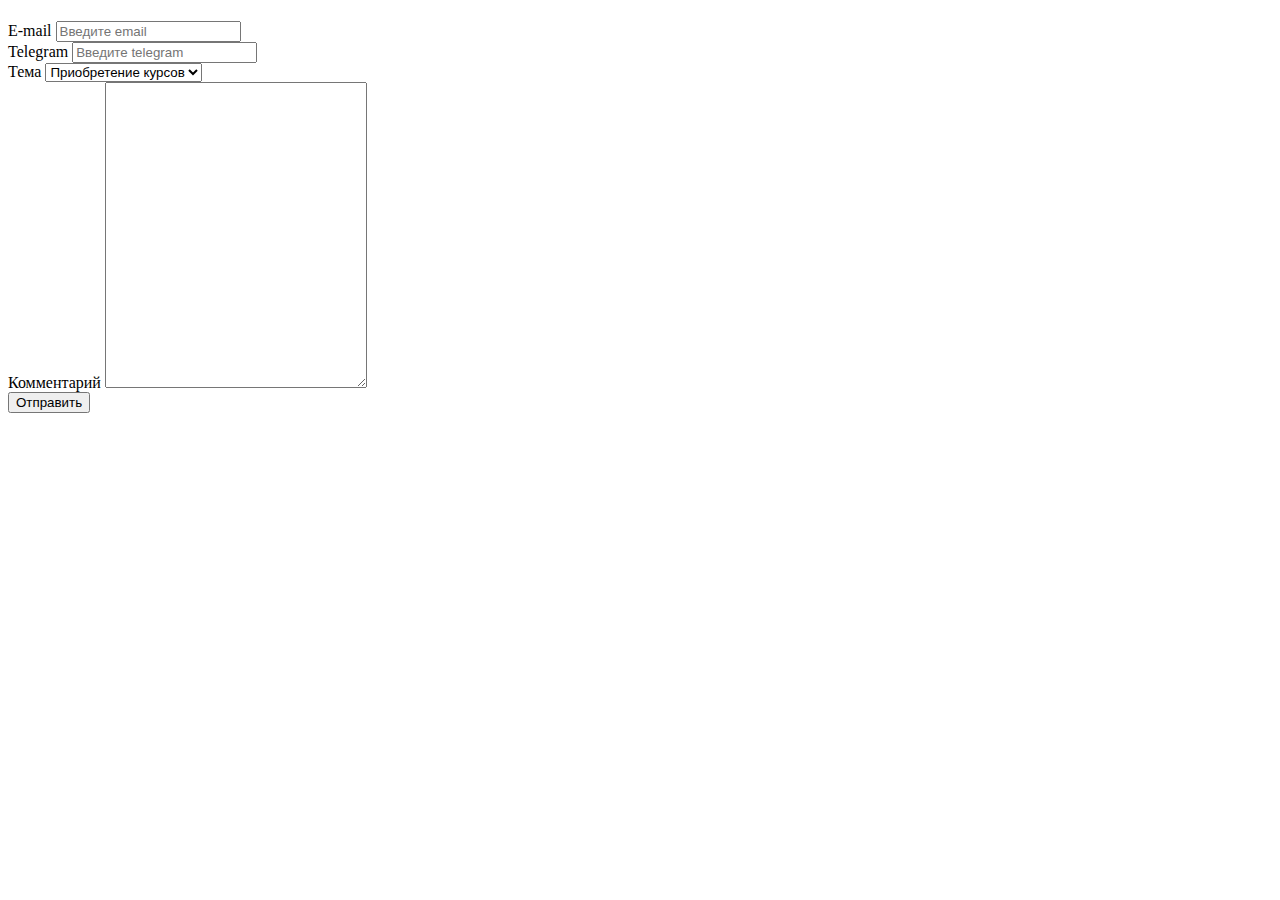
<file: 001-work-with-form/index.html>
<!DOCTYPE html>
<html lang="ru">
<head>
  <meta charset="UTF-8">
  <meta name="viewport" content="width=device-width, initial-scale=1.0">
  <title>Form</title>
</head>
<body>
  <main>
    <h1>

    </h1>

    <form action="#">
      <div>
        <label for="email">E-mail</label>
        <input 
          type="email"
          id="email"
          placeholder="Введите email"
          name="email"
          required
        />
      </div>

      <div>
        <label for="telegram">Telegram</label>
        <input 
          type="text"
          id="telegram"
          placeholder="Введите telegram"
          name="telegram"
        />
      </div>

      <div>
        <label for="topic">Тема</label>
        <select name="topic" id="topic" required>
          <option value="buy">Приобретение курсов</option>
          <option value="payments">Вопрос по оплате</option>
          <option value="training">Заказ тренинга</option>
        </select>
      </div>

      <div>
        <label for="comment">Комментарий</label>
        <textarea name="comment" id="comment" cols="30" rows="20"></textarea>
      </div>

      <button>Отправить</button>
    </form>
  </main>
  
</body>
</html>
</file>
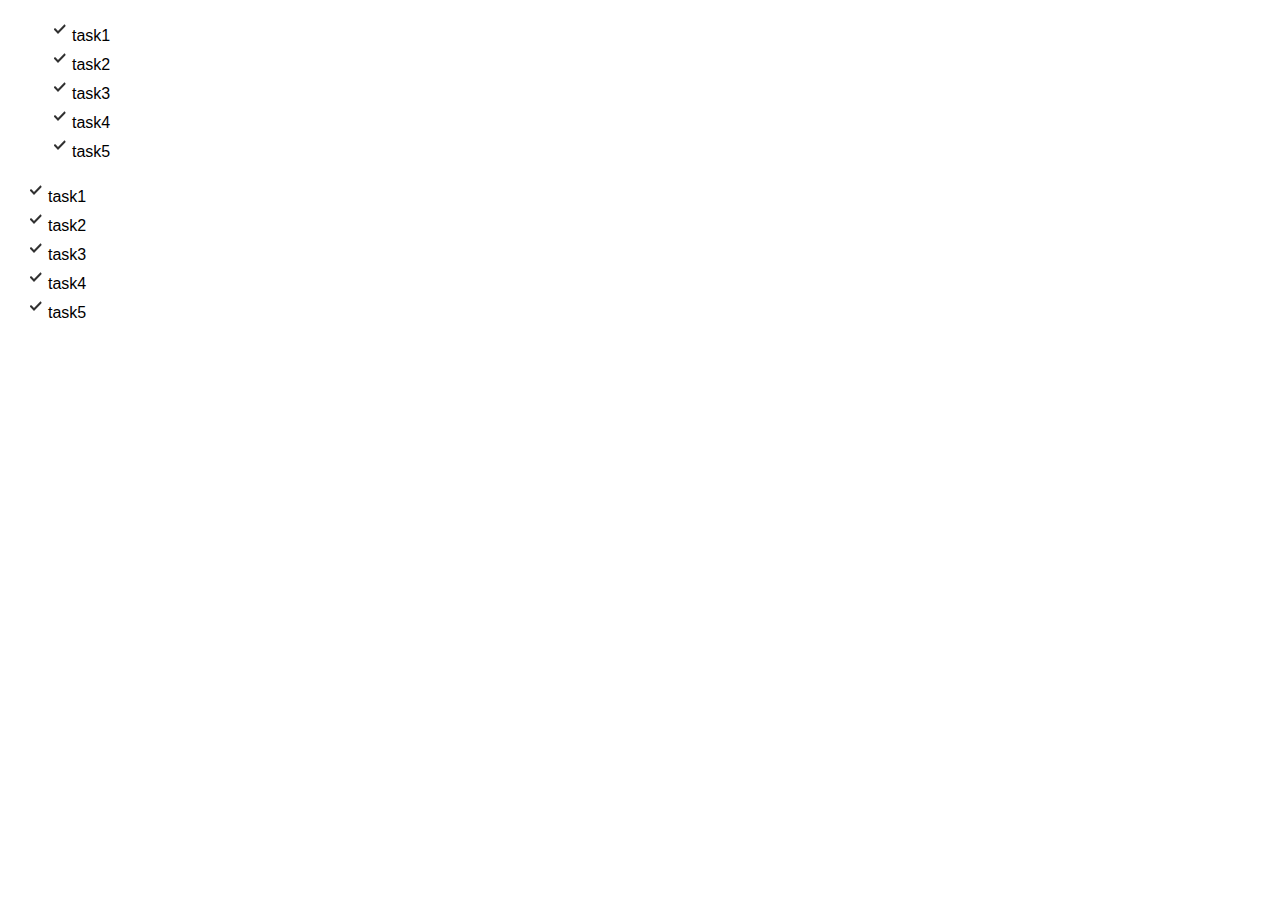
<file: 004-list-design/index.html>
<!DOCTYPE html>
<html lang="ru">
<head>
  <meta charset="UTF-8">
  <meta name="viewport" content="width=device-width, initial-scale=1.0">
  <link rel="stylesheet" href="index.css">
  <title>Document</title>
</head>
<body>
  <ul class="list-before">
    <li>task1</li>
    <li>task2</li>
    <li>task3</li>
    <li>task4</li>
    <li>task5</li>
  </ul>

  <ul class="list-marker">
    <li>task1</li>
    <li>task2</li>
    <li>task3</li>
    <li>task4</li>
    <li>task5</li>
  </ul>
</body>
</html>
</file>
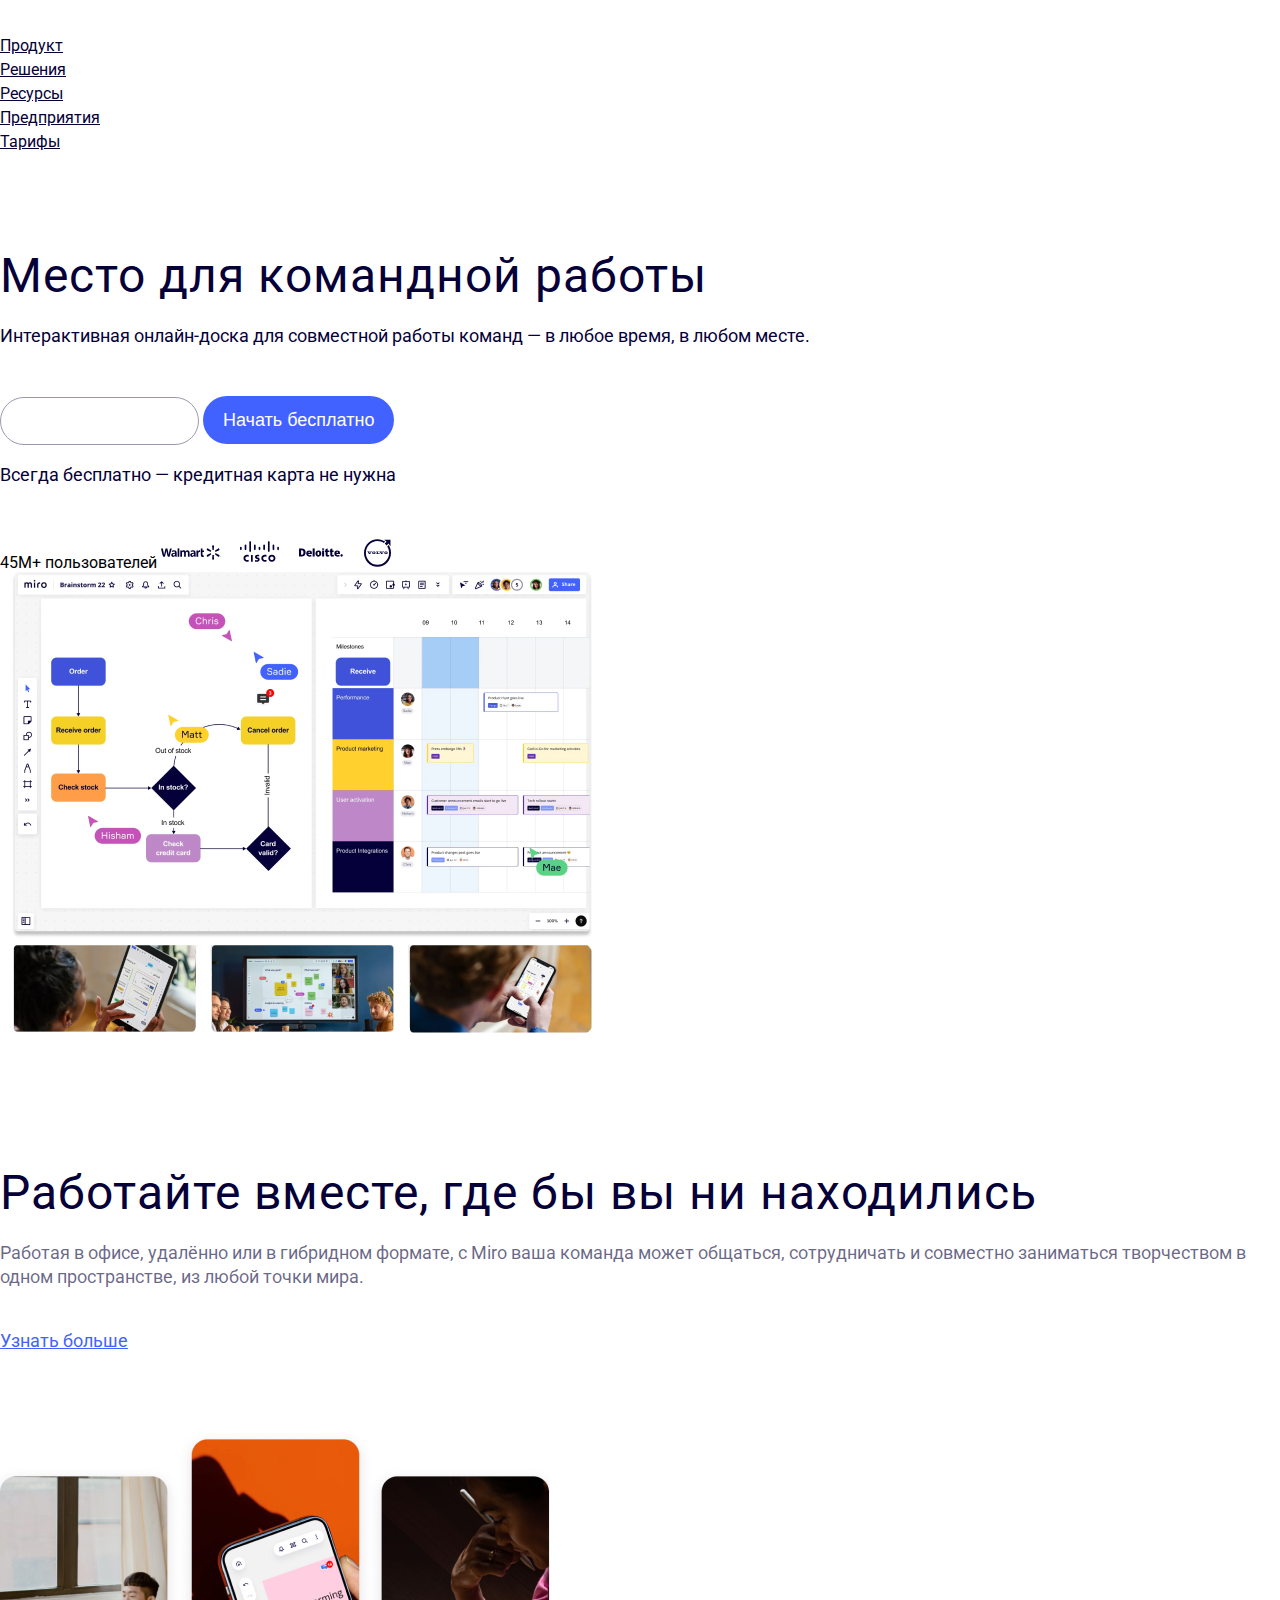
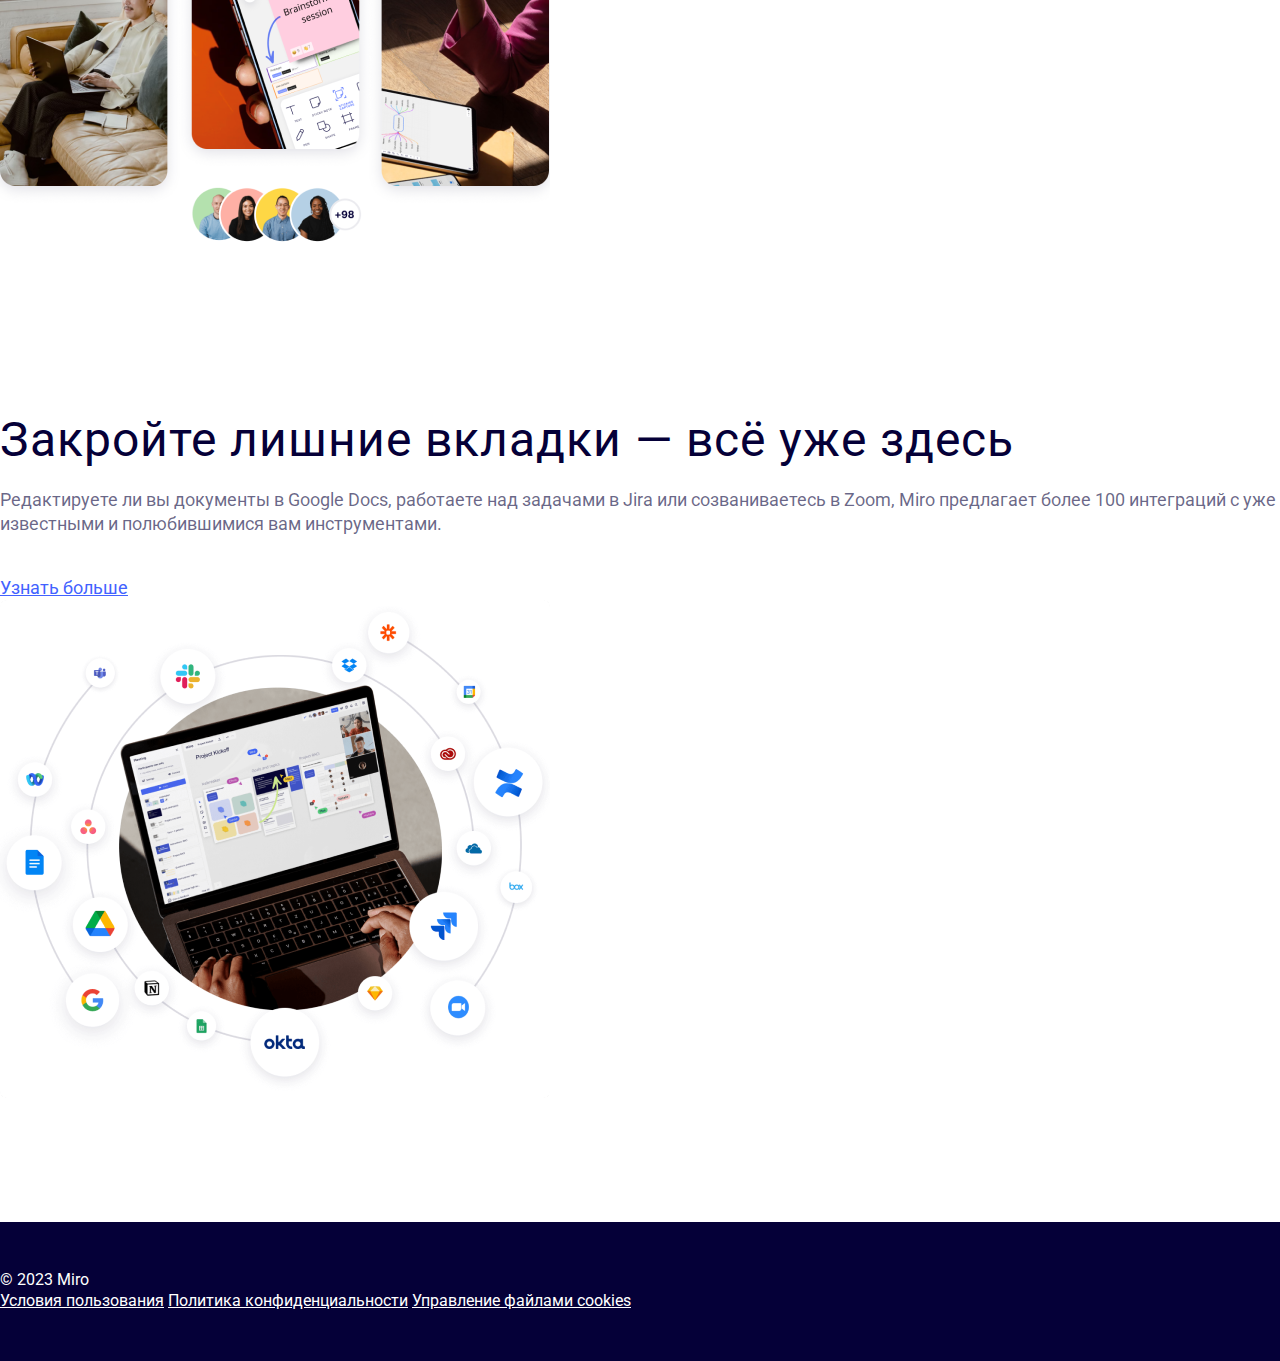
<file: 005-padding-margin/index.html>
<!DOCTYPE html>
<html lang="en">
  <head>
    <meta charset="UTF-8" />
    <meta http-equiv="X-UA-Compatible" content="IE=edge" />
    <meta name="viewport" content="width=device-width, initial-scale=1.0" />
    <link rel="stylesheet" href="./styles/style.css" />
    <link rel="preconnect" href="https://fonts.googleapis.com" />
    <link rel="preconnect" href="https://fonts.gstatic.com" crossorigin />
    <link
      href="https://fonts.googleapis.com/css2?family=Roboto&display=swap"
      rel="stylesheet"
    />
    <!-- <link rel="stylesheet" href="./styles/anoter-style.css" /> -->
    <title>Miro</title>
  </head>
  <body>
    <header>
      <nav>
        <ul>
          <li><a href="#">Продукт</a></li>
          <li><a href="#">Решения</a></li>
          <li><a href="#">Ресурсы</a></li>
          <li><a href="#">Предприятия</a></li>
          <li><a href="#">Тарифы</a></li>
        </ul>
      </nav>
    </header>
    <main>
      <section id="hero">
        <div>
          <h1>
            Место для
            командной
            работы
          </h1>
          <p class="heroText">
            Интерактивная онлайн-доска для совместной работы команд — в любое
            время, в любом месте.
          </p>
          <form action="/register" method="get" class="heroForm">
            <input type="email" name="email" id="email" />
            <button id="heroButton" class="test test2">Начать бесплатно</button>
          </form>
          <p>Всегда бесплатно — кредитная карта не нужна</p>
          <div class="heroLogos">
            45M+ пользователей
            <img src="./images/logos.svg" alt="Логотипы партнёров" />
          </div>
        </div>
        <div>
          <img
            src="./images/hero.png"
            alt="Изображение экрана работы Miro"
            id="heroImage"
          />
        </div>
      </section>
      <section class="section">
        <div>
          <h2>Работайте вместе, где бы вы ни находились</h2>
          <p class="sectionText">
            Работая в офисе, удалённо или в гибридном формате, с Miro ваша
            команда может общаться, сотрудничать и совместно заниматься
            творчеством в одном пространстве, из любой точки мира.
          </p>
          <a href="#" class="link">Узнать больше</a>
        </div>
        <div>
          <img src="./images/1.png" alt="Работа в Miro с мобильных устройств" />
        </div>
      </section>
      <section class="section section-reverse">
        <div>
          <h2>Закройте лишние вкладки — всё уже здесь</h2>
          <p class="sectionText">
            Редактируете ли вы документы в Google Docs, работаете над задачами в
            Jira или созваниваетесь в Zoom, Miro предлагает более 100 интеграций
            с уже известными и полюбившимися вам инструментами.
          </p>
          <a href="#" class="link">Узнать больше</a>
        </div>
        <div>
          <img src="./images/2.png" alt="Сервисы вокруг Miro" />
        </div>
      </section>
    </main>
    <footer>
      <div>
        <div>&#169; 2023 Miro</div>
        <a href="#">Условия пользования</a>
        <a href="#">Политика конфиденциальности</a>
        <a href="#">Управление файлами cookies</a>
      </div>
    </footer>
  </body>
</html>
</file>
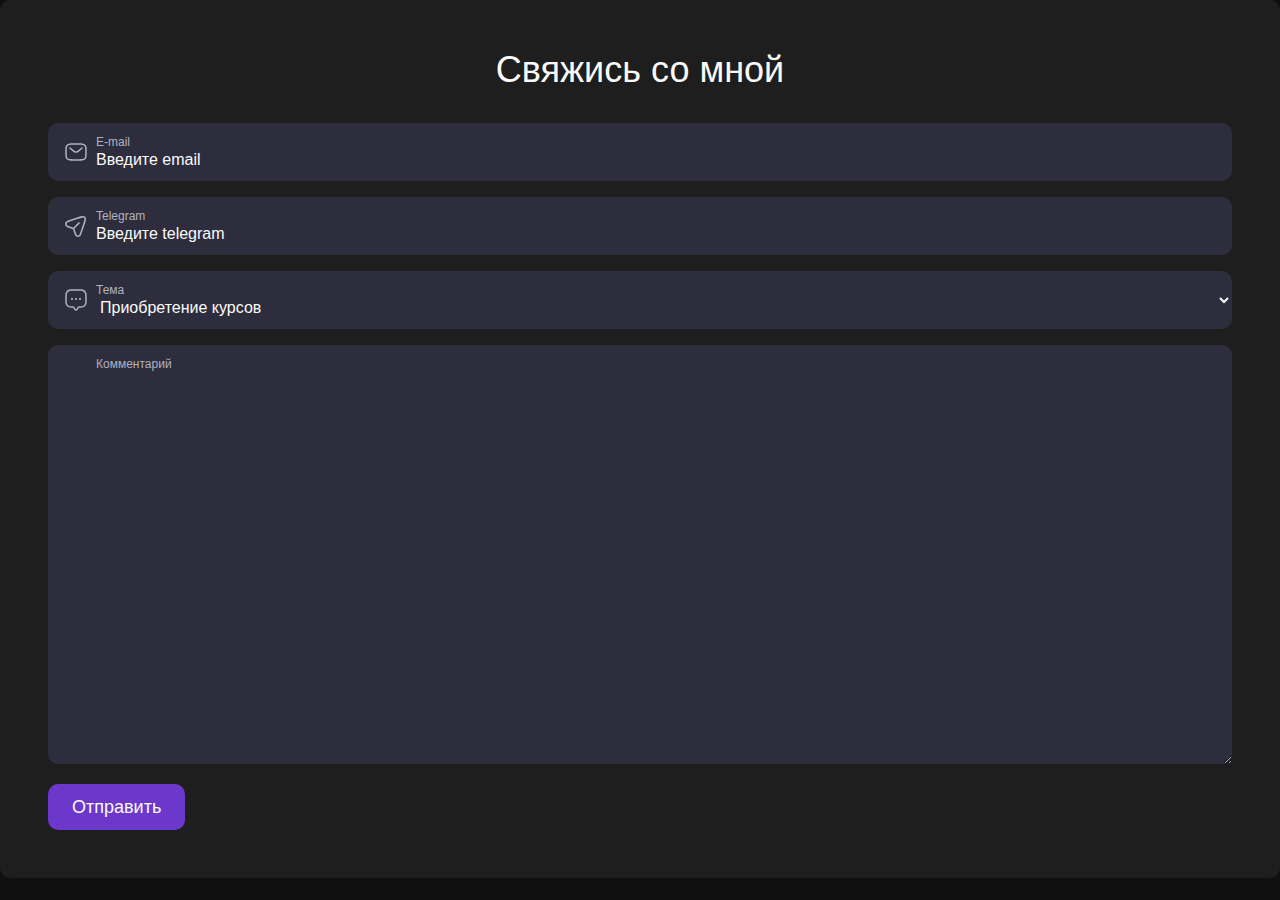
<file: 006-label-of-form/index.html>
<!DOCTYPE html>
<html lang="ru">
<head>
  <meta charset="UTF-8">
  <meta name="viewport" content="width=device-width, initial-scale=1.0">
  <link rel="stylesheet" href="index.css">
  <title>Form</title>
</head>
<body>
  <main>
    <h1>
      Свяжись со мной
    </h1>

    <form action="#">
      <div>
        <img src="./message.svg" alt="">
        <label for="email">E-mail</label>
        <input 
          type="email"
          id="email"
          placeholder="Введите email"
          name="email"
          required
        />
      </div>

      <div>
        <img src="./telegram.svg" alt="">
        <label for="telegram">Telegram</label>
        <input 
          type="text"
          id="telegram"
          placeholder="Введите telegram"
          name="telegram"
        />
      </div>

      <div>
        <img src="./topic.svg" alt="">
        <label for="topic">Тема</label>
        <select name="topic" id="topic" required>
          <option value="buy">Приобретение курсов</option>
          <option value="payments">Вопрос по оплате</option>
          <option value="training">Заказ тренинга</option>
        </select>
      </div>

      <div>
        <label for="comment">Комментарий</label>
        <textarea name="comment" id="comment" cols="30" rows="20"></textarea>
      </div>

      <button>Отправить</button>
    </form>
  </main>
  
</body>
</html>
</file>
<file: 004-list-design/index.css>
body {
  font-family:'Roboto', sans-serif;
  font-weight: 400;
}

.list-before li {
  list-style: none;
}

.list-before li::before {
  content: url(./Frame.svg);
}

.list-marker li {
  list-style: none;
}

.list-marker li::marker {
  content: url(./Frame.svg);
}
</file>
<file: 005-padding-margin/styles/style.css>
* {
  box-sizing: border-box;
  margin: 0;
  padding: 0;
}

body {
  font-family: 'Roboto', sans-serif;
}

h1, h2 {
  font-size: 48px;
  font-weight: 400;
  line-height: 56px;
  letter-spacing: 1px;
  color: rgba(5, 0, 56, 1);
  margin-bottom: 20px;
}

.section {
  margin-bottom: 120px;
}

.link {
  font-size: 18px;
  font-weight: 400;
  line-height: 24px;
  letter-spacing: 0em;
  color: rgba(66, 98, 255, 1);
  }

header {
  padding: 34px 0;
  margin-bottom: 60px;
}

header li {
  list-style: none;
}

header a {
  font-size: 16px;
  font-weight: 400;
  line-height: 24px;
  letter-spacing: 0em;
  color: rgba(5, 0, 56, 1);
}

#hero {
  margin-bottom: 128px;
}

.heroText {
  font-size: 18px;
  font-weight: 400;
  line-height: 24px;
  letter-spacing: 0em;
  color: rgba(5, 0, 56, 1);
  margin-bottom: 56px;
}

.heroForm {
  margin-bottom: 8px;
}

.heroForm input {
  height: 48px;
  border: 1px solid rgba(155, 153, 175, 1);
  border-radius: 32px;
  padding: 5px 10px;
  margin-bottom: 10px;
}

.heroForm button {
  height: 48px;
  font-size: 18px;
  font-weight: 400;
  line-height: 27px;
  letter-spacing: 0em;
  color: #fff;
  padding: 10px 20px;
  border: none;
  background-color: rgba(66, 98, 255, 1);
  border-radius: 32px;
}

#hero p {
  font-size: 18px;
  font-weight: 400;
  line-height: 24px;
  letter-spacing: 0em;
  color: rgba(5, 0, 56, 1);
  margin-bottom: 48px;
}

.sectionText {
  font-size: 18px;
  font-weight: 400;
  line-height: 24px;
  letter-spacing: 0em;
  color: rgba(5, 0, 56, 0.6);
  margin-bottom: 40px;
}

footer {
  background-color: rgba(5, 0, 56, 1);
  padding: 48px 0;
}

footer div {
  color: #fff;
}

footer a {
  font-size: 16px;
  font-weight: 400;
  line-height: 24px;
  letter-spacing: 0em;
  color: #fff;
}
</file>
<file: 006-label-of-form/index.css>
* {
  margin: 0;
  padding: 0;
  box-sizing: border-box;
}

body {
  background-color: #0f0f0f;
}

main {
  font-family: 'Fira Sans', sans-serif;
  background-color: #1e1e1e;
  border-radius: 10px;
  padding: 48px;
}

h1 {
  font-size: 36px;
  font-weight: 400;
  line-height: 43px;
  letter-spacing: 0em;
  text-align: center;
  color: #fafafa;
  margin-bottom: 32px;
}

input, textarea, select {
  width: 100%;
  font-size: 16px;
  font-weight: 400;
  line-height: 19px;
  letter-spacing: 0em;
  color: #fafafa;
  background-color: #2e2d3d;
  border: none;
  border-radius: 10px;
  padding: 27px 48px 12px;
}

input::placeholder, 
textarea::placeholder, 
select::placeholder {
  font-size: 16px;
  font-weight: 400;
  line-height: 19px;
  letter-spacing: 0em;
  color: #fafafa;
}

label {
  position: absolute;
  left: 48px;
  top: 12px;
  font-size: 12px;
  font-weight: 400;
  line-height: 14px;
  letter-spacing: 0em;
  color: #afb2bf;
  margin-bottom: 2px;
}

button {
  font-size: 18px;
  font-weight: 400;
  line-height: 22px;
  letter-spacing: 0em;
  background-color: #6c38cc;
  color: #fafafa;
  border: none;
  border-radius: 10px;
  padding: 12px 24px;
}

form div {
  position: relative;
  margin-bottom: 16px;
}

form img {
  position: absolute;
  top: 17px;
  left: 16px;
}
</file>
